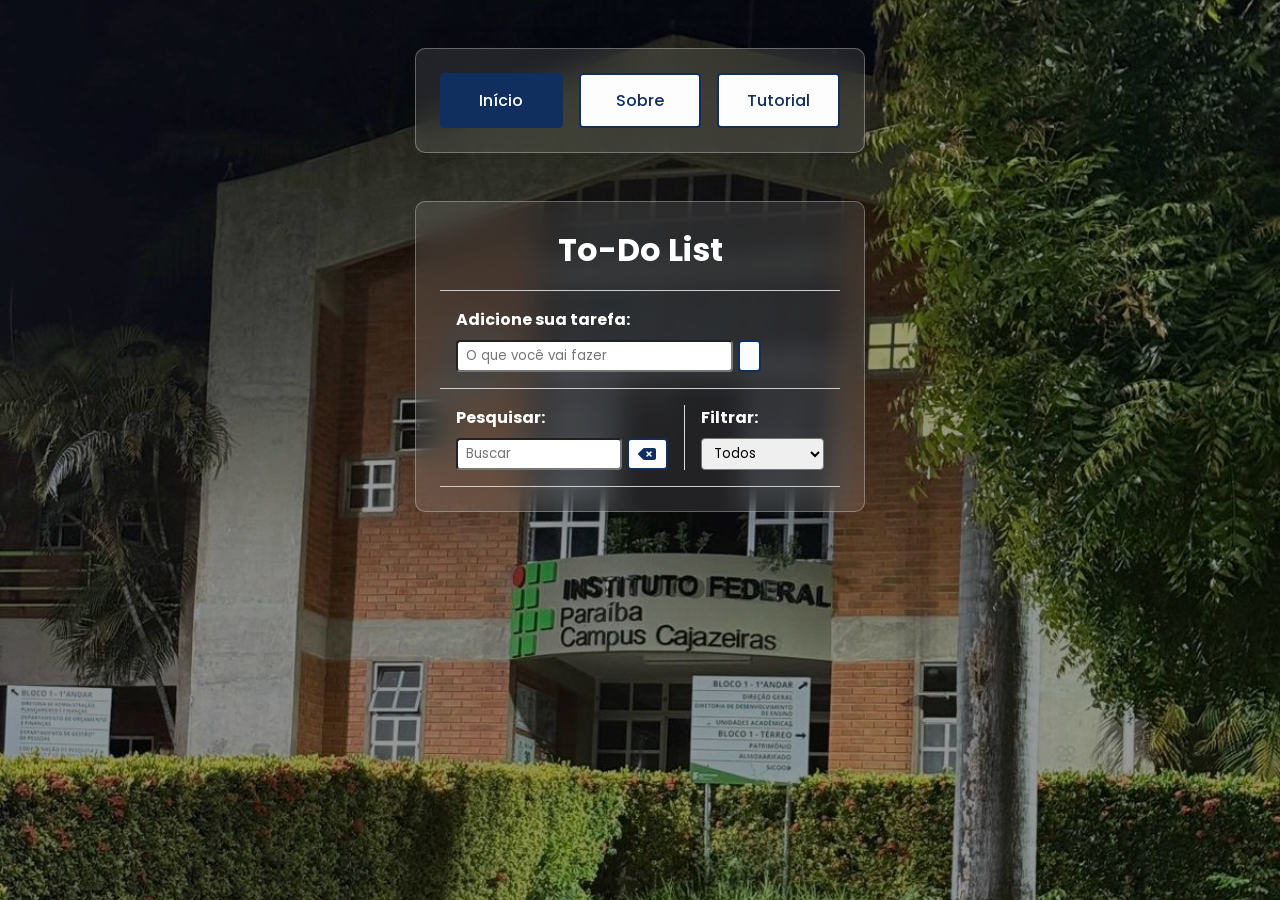
<file: index.html>
<!DOCTYPE html>
<html lang="pt-br">

<head>
    <meta charset="UTF-8">
    <meta name="viewport" content="width=device-width, initial-scale=1.0">
    <title>To-Do List</title>
    
    <!--Css do projeto-->
    <link rel="stylesheet" href="assets/css/style.css">

    <!--Font-Awesome (Ícones) do projeto-->
    <link rel="stylesheet" href="https://cdnjs.cloudflare.com/ajax/libs/font-awesome/6.1.2/css/all.min.css"
        integrity="sha512-1sCRPdkRXhBV2PBLUdRb4tMg1w2YPf37qatUFeS7zlBy7jJI8Lf4VHwWfZZfpXtYSLy85pkm9GaYVYMfw5BC1A=="
        crossorigin="anonymous" referrerpolicy="no-referrer" />

    <!-- Fonte de Texto do Google Fonts -->
    <link href="https://fonts.googleapis.com/css2?family=Poppins&display=swap" rel="stylesheet">

</head>

<body>
    <nav class="menu-container">
        <ul>
            <li><a href="index.html" class="active">Início</a></li>
            <li><a href="assets/pages/sobre.html">Sobre</a></li>
            <li><a href="assets/pages/tutorial.html">Tutorial</a></li>
        </ul>
    </nav>

    <div class="todo-container">
        <header>
            <h1>To-Do List</h1>
        </header>
        <form id="todo-form">
            <p>Adicione sua tarefa:</p>
            <div class="form-control">
                <input type="text" id="todo-input" placeholder="O que você vai fazer" />
                <button type="submit">
                    <i class="fa-thin fa-plus"></i>
                </button>
            </div>
        </form>
        <form id="edit-form" class="hide">
            <p>Edite sua tarefa:</p>
            <div class="form-control">
                <input type="text" id="edit-input">
                <button type="submit">
                    <i class="fa-solid fa-check-double"></i>
                </button>
            </div>
            <button id="edit-cancel-btn">Cancelar</button>
        </form>
        <div id="toolbar">
            <div id="search">
                <h4>Pesquisar:</h4>
                <form>
                    <input type="text" id="search-input" placeholder="Buscar">
                    <button id="erase-button">
                        <i class="fa-solid fa-delete-left"></i>
                    </button>
                </form>
            </div>
            <div id="filter">
                <h4>Filtrar:</h4>
                <select id="filter-select">
                    <option value="all">Todos</option>
                    <option value="done">Feitas</option>
                    <option value="todo">A fazer</option>
                </select>
            </div>
        </div>
        <div id="todo-list">
            <div class="todo done">
                <h3></h3>
                <button class="finish-todo">
                    <i class="fa-solid fa-check"></i>
                </button>
                <button class="edit-todo">
                    <i class="fa-solid fa-pen"></i>
                </button>
                <button class="remove-todo">
                    <i class="fa-solid fa-xmark"></i>
                </button>
            </div>
        </div>
    </div>

    <script src="assets/js/dynamicBackground.js"></script>
    <script src="assets/js/functions.js"></script>
    
</body>
</html>
</file>
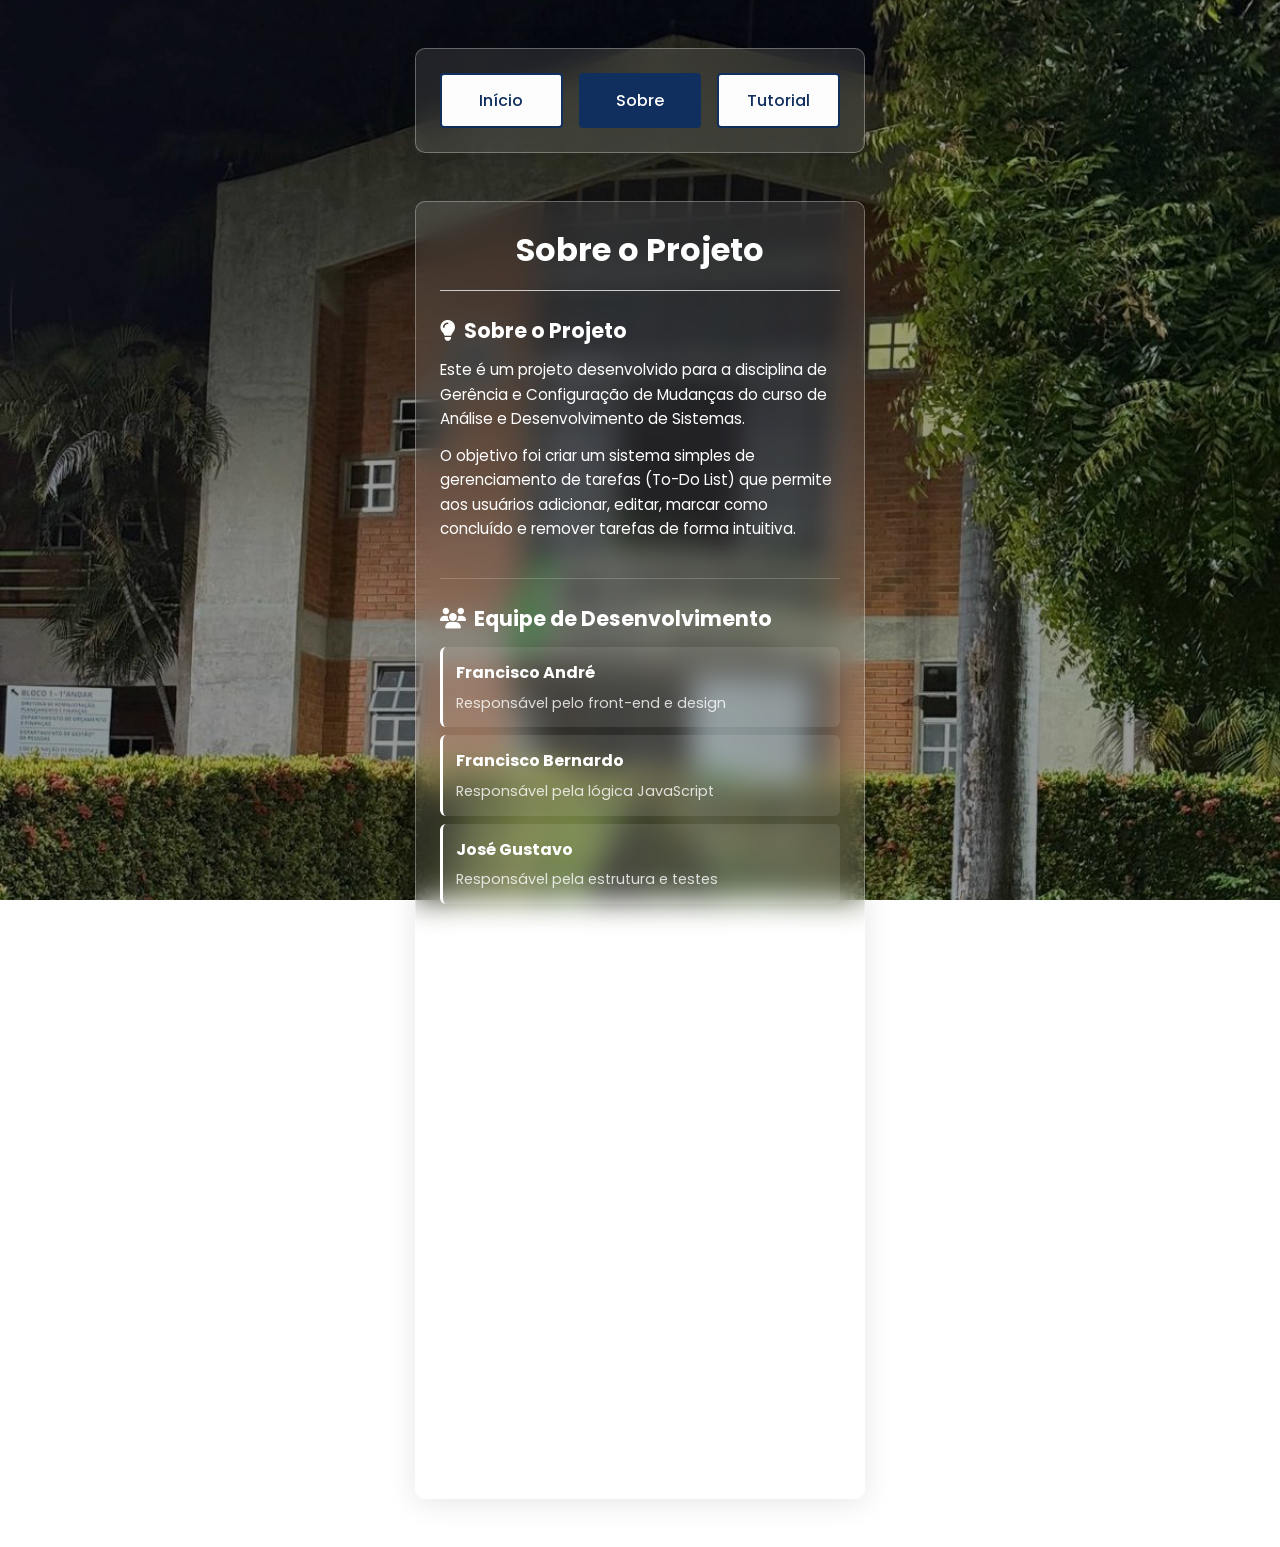
<file: assets/pages/sobre.html>
<!DOCTYPE html>
<html lang="pt-br">

<head>
    <meta charset="UTF-8">
    <meta name="viewport" content="width=device-width, initial-scale=1.0">
    <title>Sobre - To-Do List</title>

    <!--Css do projeto-->
    <link rel="stylesheet" href="../css/style.css">

    <!--Font-Awesome (Ícones) do projeto-->
    <link rel="stylesheet" href="https://cdnjs.cloudflare.com/ajax/libs/font-awesome/6.1.2/css/all.min.css"
        integrity="sha512-1sCRPdkRXhBV2PBLUdRb4tMg1w2YPf37qatUFeS7zlBy7jJI8Lf4VHwWfZZfpXtYSLy85pkm9GaYVYMfw5BC1A=="
        crossorigin="anonymous" referrerpolicy="no-referrer" />

    <!-- Fonte de Texto do Google Fonts -->
    <link href="https://fonts.googleapis.com/css2?family=Poppins&display=swap" rel="stylesheet">

    <style>
        .sobre-section {
            margin-top: 1.5rem;
            margin-bottom: 1.5rem;
            padding-bottom: 1.5rem;
            border-bottom: 1px solid rgba(255, 255, 255, 0.2);
        }

        .sobre-section:last-child {
            border-bottom: none;
            margin-bottom: 0;
        }

        .sobre-section h2 {
            color: #ffffff;
            margin-bottom: 0.8rem;
            font-size: 1.3rem;
            display: flex;
            align-items: center;
        }

        .sobre-section h2 i {
            margin-right: 0.5rem;
            color: #ffffff;
        }

        .sobre-section p {
            color: #ffffff;
            line-height: 1.6;
            margin-bottom: 0.8rem;
            font-size: 0.95rem;
        }

        .desenvolvedores {
            display: flex;
            flex-direction: column;
            gap: 0.5rem;
        }

        .desenvolvedor {
            background: rgba(255, 255, 255, 0.1);
            padding: 0.8rem;
            border-radius: 6px;
            border-left: 3px solid #ffffff;
        }

        .desenvolvedor h4 {
            color: #ffffff;
            margin-bottom: 0.3rem;
            font-size: 1rem;
        }

        .desenvolvedor span {
            color: rgba(255, 255, 255, 0.8);
            font-size: 0.9rem;
        }

        .back-button {
            margin-top: 1.5rem;
            width: 100%;
            padding: 0.8rem;
            text-decoration: none;
            display: flex;
            justify-content: center;
            align-items: center;
            gap: 0.5rem;
            border-radius: 6px;
        }

        .back-button:hover {
            text-decoration: none;
        }

        .tecnologias {
            display: flex;
            flex-wrap: wrap;
            gap: 0.5rem;
            margin-top: 0.5rem;
        }

        .tech-tag {
            background: rgba(255, 255, 255, 0.2);
            padding: 0.3rem 0.6rem;
            border-radius: 15px;
            font-size: 0.8rem;
            color: #ffffff;
        }
    </style>
</head>

<body>
    <nav class="menu-container">
        <ul>
            <li><a href="../../index.html">Início</a></li>
            <li><a href="sobre.html" class="active">Sobre</a></li>
            <li><a href="tutorial.html">Tutorial</a></li>
        </ul>
    </nav>

    <div class="todo-container">
        <header>
            <h1>Sobre o Projeto</h1>
        </header>

        <div class="sobre-section">
            <h2><i class="fa-solid fa-lightbulb"></i>Sobre o Projeto</h2>
            <p>Este é um projeto desenvolvido para a disciplina de Gerência e Configuração de Mudanças do curso de Análise e Desenvolvimento de Sistemas.</p>
            <p>O objetivo foi criar um sistema simples de gerenciamento de tarefas (To-Do List) que permite aos usuários adicionar, editar, marcar como concluído e remover tarefas de forma intuitiva.</p>
        </div>

        <div class="sobre-section">
            <h2><i class="fa-solid fa-users"></i>Equipe de Desenvolvimento</h2>
            <div class="desenvolvedores">
                <div class="desenvolvedor">
                    <h4>Francisco André</h4>
                    <span>Responsável pelo front-end e design</span>
                </div>
                <div class="desenvolvedor">
                    <h4>Francisco Bernardo</h4>
                    <span>Responsável pela lógica JavaScript</span>
                </div>
                <div class="desenvolvedor">
                    <h4>José Gustavo</h4>
                    <span>Responsável pela estrutura e testes</span>
                </div>
            </div>
        </div>

        <div class="sobre-section">
            <h2><i class="fa-solid fa-code"></i>Tecnologias Utilizadas</h2>
            <p>O projeto foi desenvolvido utilizando tecnologias como:</p>
            <div class="tecnologias">
                <span class="tech-tag">HTML5</span>
                <span class="tech-tag">CSS3</span>
                <span class="tech-tag">JavaScript</span>
                <span class="tech-tag">GitHub</span>
            </div>
        </div>

        <div class="sobre-section">
            <h2><i class="fa-solid fa-target"></i>Objetivos do Projeto</h2>
            <p>Desenvolver um sistema funcional de gerenciamento de tarefas que demonstre conhecimentos em:</p>
            <p>• Manipulação do DOM com JavaScript<br>
               • Design moderno<br>
               • Estruturação de código limpo e organizado<br>
               • Aplicação de conceitos de versionamento</p>
        </div>

        <a href="../index.html" class="back-button button">
            <i class="fa-solid fa-arrow-left"></i>
            Voltar para a To-Do List
        </a>
    </div>

    <script src="../js/dynamicBackground-pages.js"></script>

</body>
</html>
</file>
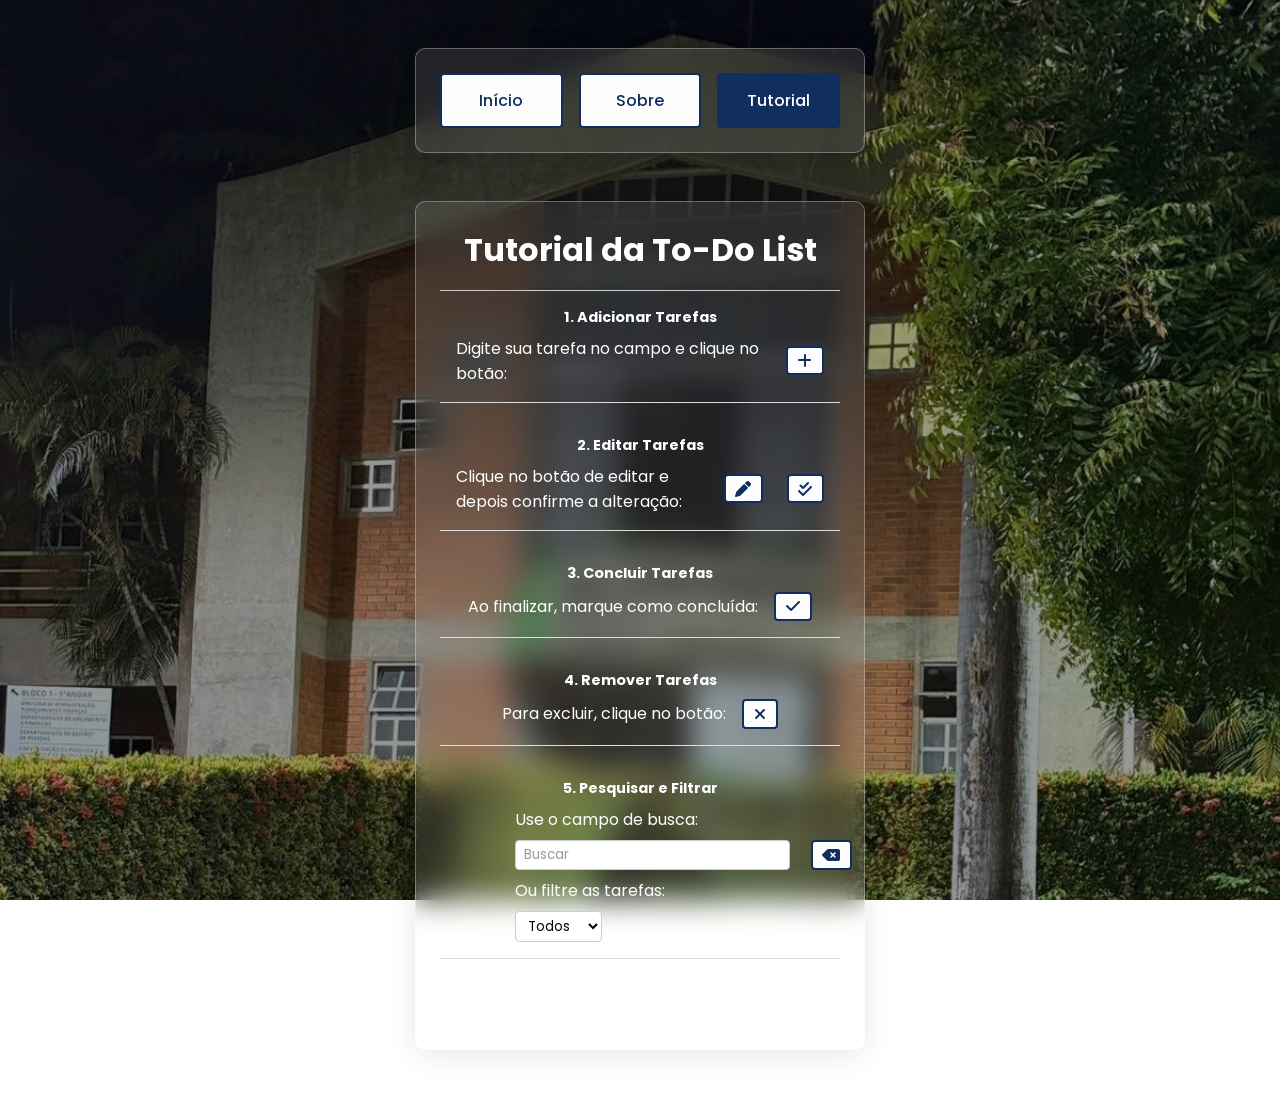
<file: assets/pages/tutorial.html>
<!DOCTYPE html>
<html lang="pt-br">
  <head>
    <meta charset="UTF-8" />
    <meta name="viewport" content="width=device-width, initial-scale=1.0" />
    <title>Tutorial - To-Do List</title>

    <!--Css do projeto-->
    <link rel="stylesheet" href="../css/style.css" />

    <!--Font-Awesome-->
    <link
      rel="stylesheet"
      href="https://cdnjs.cloudflare.com/ajax/libs/font-awesome/6.1.2/css/all.min.css"
    />

    <!-- Fonte -->
    <link
      href="https://fonts.googleapis.com/css2?family=Poppins&display=swap"
      rel="stylesheet"
    />
  </head>
  <style>
    .tutorial-section.todo {
      display: flex;
      flex-direction: column;
      padding: 1rem;
      margin-bottom: 1rem;
      border-bottom: 1px solid #ddd;
    }

    .tutorial-body {
      display: flex;
      justify-content: space-between;
      align-items: center;
      margin-top: 0.5rem;
    }

    .tutorial-body p {
      margin: 0;
      flex: 1;
    }

    .tutorial-body button {
      margin-left: 1rem;
    }

    .back-button {
      margin-top: 1.5rem;
      width: 100%;
      padding: 0.8rem;
      text-decoration: none;
      display: flex;
      justify-content: center;
      align-items: center;
      gap: 0.5rem;
      border-radius: 6px;
    }

    button {
      background-color: #fdfdfd;
      color: #102f5e;
      border: 2px solid #102f5e;
      padding: 0.3rem 0.6rem;
      font-size: 1rem;
      cursor: pointer;
      display: flex;
      justify-content: center;
      align-items: center;
      transition: 0.4s;
      border-radius: 4px;
    }

    button:hover {
      background-color: #102f5e;
      color: #fff;
    }

    input[type="text"],
    select {
      padding: 0.25rem 0.5rem;
      border-radius: 4px;
      border: 1px solid #ccc;
      color: #000000;
      background-color: #fff;
    }

    input::placeholder {
      color: #999;
    }

    select option {
      color: #000000;
    }
  </style>

  <body>
    <nav class="menu-container">
      <ul>
        <li><a href="../../index.html">Início</a></li>
        <li><a href="sobre.html">Sobre</a></li>
        <li><a href="tutorial.html" class="active">Tutorial</a></li>
      </ul>
    </nav>

    <div class="todo-container">
      <header>
        <h1>Tutorial da To-Do List</h1>
      </header>

      <div class="tutorial-section todo">
        <h3>1. Adicionar Tarefas</h3>
        <div class="tutorial-body">
          <p>Digite sua tarefa no campo e clique no botão:</p>
          <button disabled><i class="fa-solid fa-plus"></i></button>
        </div>
      </div>

      <div class="tutorial-section todo">
        <h3>2. Editar Tarefas</h3>
        <div class="tutorial-body">
          <p>Clique no botão de editar e depois confirme a alteração:</p>
          <div style="display: flex; gap: 0.5rem">
            <button disabled><i class="fa-solid fa-pen"></i></button>
            <button disabled><i class="fa-solid fa-check-double"></i></button>
          </div>
        </div>
      </div>

      <div class="tutorial-section todo">
        <h3>3. Concluir Tarefas</h3>
        <div class="tutorial-body">
          <p>Ao finalizar, marque como concluída:</p>
          <button disabled><i class="fa-solid fa-check"></i></button>
        </div>
      </div>

      <div class="tutorial-section todo">
        <h3>4. Remover Tarefas</h3>
        <div class="tutorial-body">
          <p>Para excluir, clique no botão:</p>
          <button disabled><i class="fa-solid fa-xmark"></i></button>
        </div>
      </div>

      <div class="tutorial-section todo">
        <h3>5. Pesquisar e Filtrar</h3>
        <div
          class="tutorial-body"
          style="flex-direction: column; align-items: flex-start; gap: 0.5rem"
        >
          <p>Use o campo de busca:</p>
          <form style="display: flex; gap: 0.3rem; max-width: 250px">
            <input type="text" placeholder="Buscar" />
            <button disabled><i class="fa-solid fa-delete-left"></i></button>
          </form>
          <p>Ou filtre as tarefas:</p>
          <select>
            <option>Todos</option>
            <option>Feitas</option>
            <option>A fazer</option>
          </select>
        </div>
      </div>

      <a
        href="../../index.html"
        class="back-button button"
        style="margin-top: 1rem"
      >
        <i class="fa-solid fa-arrow-left"></i> Voltar para a To-Do List
      </a>
    </div>

    <script src="../js/dynamicBackground-pages.js"></script>
  </body>
</html>
</file>
<file: assets/css/style.css>
/* Geral */
* {
    padding: 0;
    margin: 0;
    font-family: 'Poppins', sans-serif;
    color: #fff;
    box-sizing: border-box;
}

body {
    background-image: url(../img/noite.jpg);
    background-position: center; 
    background-size: cover; 
    background-attachment: fixed;
}

body::before {
    content: "";
    position: fixed;
    top: 0;
    left: 0;
    width: 100%;
    height: 100%;
    background: rgba(0, 0, 0, 0.4); */
    z-index: -1; 
}

button {
    background-color: #fdfdfd;
    color: #102f5e;
    border: 2px solid #102f5e;
    padding: .3rem .6rem;
    font-size: 1rem;
    cursor: pointer;
    display: flex;
    justify-content: center;
    align-items: center;
    transition: 0.4s;
    border-radius: 4px;
}


button:hover {
    background-color: #102f5e;
    color: #fff;
}

button:hover > i {
    color: #fff;
}

button i {
    color: #102f5e;
    font-weight: bold;
    pointer-events: none;
}

input,
select {
    padding: 0.25rem 0.5rem;
    border-radius: 4px;
    color: #000000;
}

.hide {
    display: none;
}

/* Menu Navigation */
.menu-container {
    background: rgba(255, 255, 255, 0.1);
    border-radius: 10px;
    backdrop-filter: blur(15px);
    -webkit-backdrop-filter: blur(10px);
    border: 1px solid rgba(255, 255, 255, 0.3);
    box-shadow: 0 4px 30px rgba(0, 0, 0, 0.1);
    max-width: 450px;
    margin: 3rem auto;
    padding: 1.5rem;
}

.menu-container ul {
    list-style: none;
    display: flex;
    justify-content: center;
    gap: 1rem;
    padding: 0;
    margin: 0;
}

.menu-container li {
    flex: 1;
}

.menu-container a {
    display: block;
    text-decoration: none;
    background-color: #fdfdfd;
    color: #102f5e;
    border: 2px solid #102f5e;
    padding: .8rem 1rem;
    font-size: 1rem;
    cursor: pointer;
    text-align: center;
    transition: 0.4s;
    border-radius: 4px;
    font-weight: 500;
}

.menu-container a:hover,
.menu-container a.active {
    background-color: #102f5e;
    color: #fff;
}

/*Todo header*/
.todo-container {
  background: rgba(255, 255, 255, 0.1); /* Transparente */
  border-radius: 10px;
  backdrop-filter: blur(15px); /* Desfoque */
  -webkit-backdrop-filter: blur(10px); /* Safari */
  border: 1px solid rgba(255, 255, 255, 0.3); /* Contorno sutil */
  box-shadow: 0 4px 30px rgba(0, 0, 0, 0.1); /* Sombra */
  max-width: 450px;
  margin: 3rem auto;
  padding: 1.5rem;
}

.todo-container header {
    text-align: center;
    padding: 0 1rem 1rem;
    border-bottom: 1px solid #ccc;
}

/* Todo form*/

#todo-form, #edit-form{
    padding: 1rem;
    border-bottom: 1px solid #ccc;
}

#todo-form p,
#edit-form p {
    margin-bottom: 0.5rem;
    font-weight: bold;
}

.form-control {
    display: flex;
}

.form-control input {
    margin-right: 0.3rem;
}

#edit-cancel-btn {
    margin-top: 1rem;
}

/* Todo toolbar */

#toolbar {
    padding: 1rem;
    border-bottom: 1px solid #ccc;
    display: flex;
}

#toolbar h4 {
    margin-bottom: .5rem;
}

#search {
    border-right: 1px solid #ddd;
    padding-right: 1rem;
    margin-right: 1rem;
    width: 65%;
    display: flex;
    flex-direction: column;
}

#search form {
    display: flex;
}

#search input {
    color: #000000;
    width: 100%;
    margin-right: 0.3rem;
}

#filter {
    width: 35%;
    display: flex;
    flex-direction: column;
}

#filter select {
    color: #000000;
    flex: 1;
}

#filter-select option {
  color: black;
}

/*Todo List*/

.todo {
    display: flex;
    justify-content: space-around;
    align-items: center;
    padding: 1rem;
    border-bottom: 1px solid #ddd;
    transition: .3s;
}

.todo h3 {
    flex: 1;
    font-size: 0.9rem;
}

.todo button {
    margin-left: .4rem;
}

.done {
    background-color: #395169;
}

.done h3 {
    color: #fff;
    text-decoration: line-through;
    font-style: italic;

}
</file>
